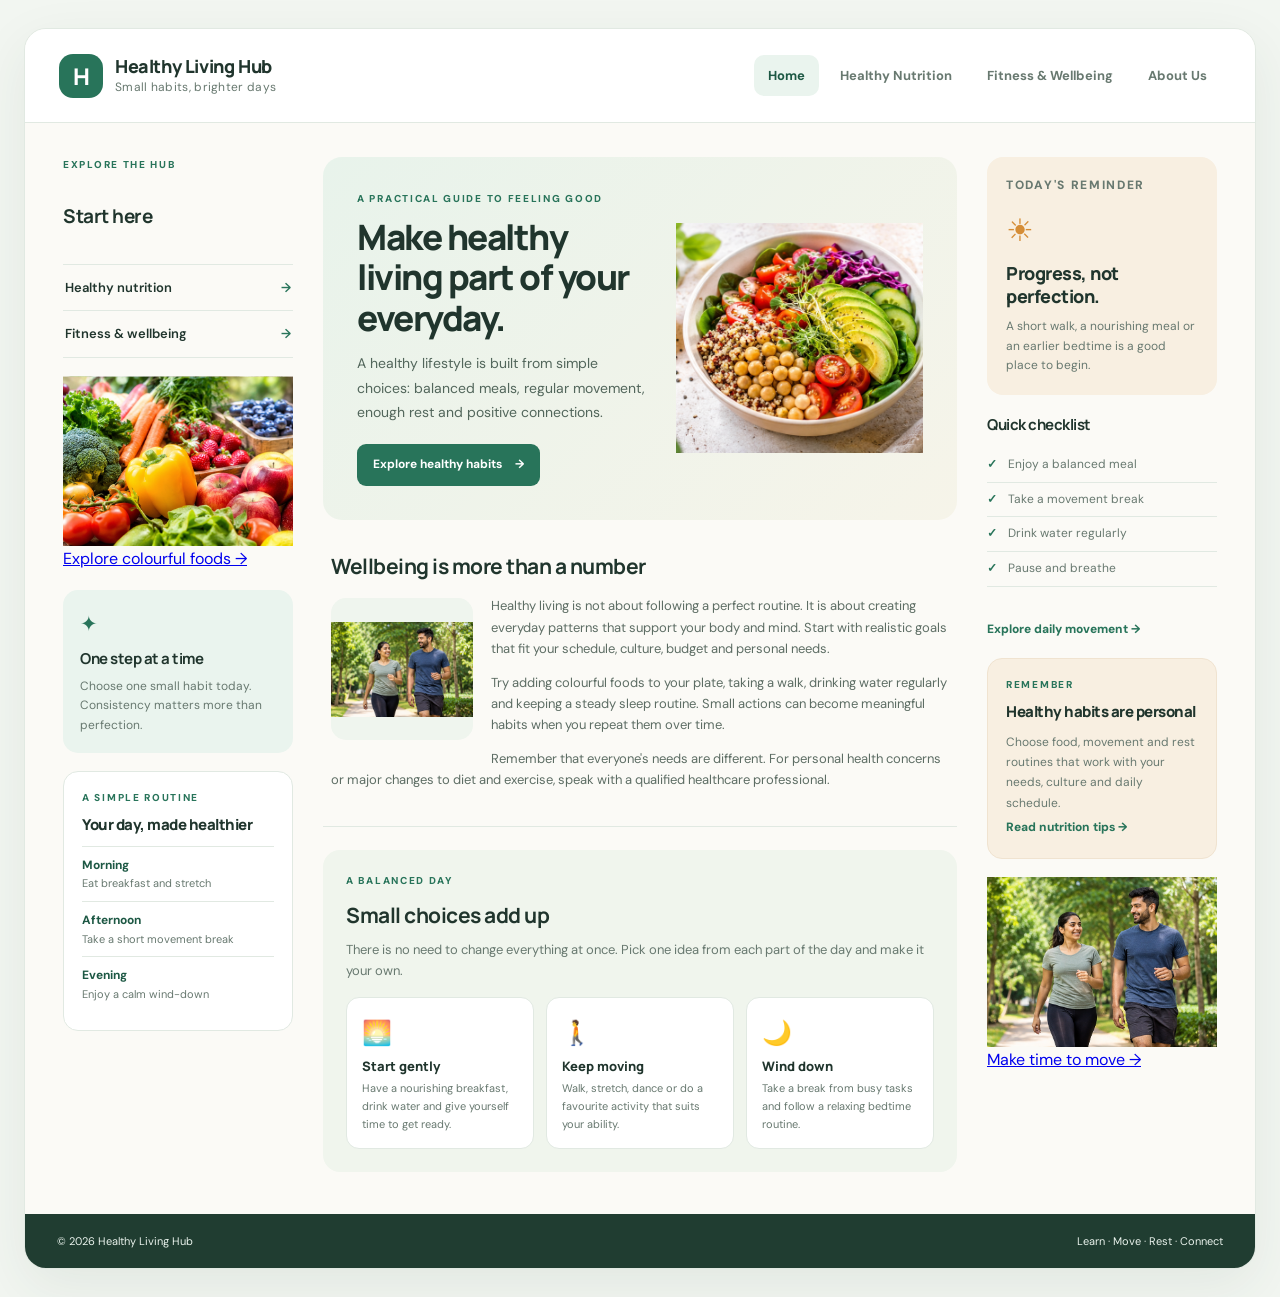
<file: index.html>
<!DOCTYPE html>
<html lang="en">
<head>
  <meta charset="UTF-8">
  <meta name="viewport" content="width=device-width, initial-scale=1.0">
  <meta name="description" content="Healthy Living Hub shares practical ideas for nutritious food, movement, rest and everyday wellbeing.">
  <title>Healthy Living Hub | Small habits, brighter days</title>
  <link rel="icon" type="image/png" href="images/letter-h.png">
  <link rel="stylesheet" href="styles/normalize.css">
  <link rel="stylesheet" href="styles/main.css">
  <script src="scripts.js" defer></script>
</head>
<body>
  <div class="site-shell">
    <header class="site-header">
      <a class="brand" href="index.html" aria-label="Healthy Living Hub home">
        <span class="brand-mark" aria-hidden="true">H</span>
        <span><strong>Healthy Living Hub</strong><small>Small habits, brighter days</small></span>
      </a>
      <button class="menu-toggle" type="button" aria-expanded="false" aria-controls="primary-nav">Menu <span aria-hidden="true">☰</span></button>
      <nav class="primary-nav" id="primary-nav" aria-label="Main navigation">
        <a class="active" href="index.html" aria-current="page">Home</a>
        <a href="nutrition.html">Healthy Nutrition</a>
        <a href="fitness.html">Fitness &amp; Wellbeing</a>
        <a href="content.html">About Us</a>
      </nav>
    </header>

    <div class="home-layout">
      <aside class="sidebar sidebar-left">
        <p class="eyebrow">Explore the hub</p>
        <h2>Start here</h2>
        <ul class="side-links">
          <li><a href="nutrition.html">Healthy nutrition <span>→</span></a></li>
          <li><a href="fitness.html">Fitness &amp; wellbeing <span>→</span></a></li>
        </ul>
        <a class="side-photo-link" href="nutrition.html">
          <img src="images/fresh-produce.png" alt="Fresh colourful fruits and vegetables">
          <span>Explore colourful foods →</span>
        </a>
        <div class="side-note">
          <span class="note-icon" aria-hidden="true">✦</span>
          <h3>One step at a time</h3>
          <p>Choose one small habit today. Consistency matters more than perfection.</p>
        </div>
        <div class="side-extra">
          <p class="eyebrow">A simple routine</p>
          <h3>Your day, made healthier</h3>
          <ul class="mini-timeline">
            <li><b>Morning</b><span>Eat breakfast and stretch</span></li>
            <li><b>Afternoon</b><span>Take a short movement break</span></li>
            <li><b>Evening</b><span>Enjoy a calm wind-down</span></li>
          </ul>
        </div>
      </aside>

      <main class="main-content">
        <section class="hero">
          <div class="hero-copy">
            <p class="eyebrow">A practical guide to feeling good</p>
            <h1>Make healthy living part of your everyday.</h1>
            <p class="lead">A healthy lifestyle is built from simple choices: balanced meals, regular movement, enough rest and positive connections.</p>
            <a class="button-link" href="nutrition.html">Explore healthy habits <span aria-hidden="true">→</span></a>
          </div>
          <img class="hero-art" src="images/healthy-bowl.png" alt="Illustration of a colourful balanced bowl with vegetables, grains and avocado">
        </section>

        <section class="intro-section">
          <h2>Wellbeing is more than a number</h2>
          <img class="float-image" src="images/walking.png" alt="Illustration of a person walking outdoors">
          <p>Healthy living is not about following a perfect routine. It is about creating everyday patterns that support your body and mind. Start with realistic goals that fit your schedule, culture, budget and personal needs.</p>
          <p>Try adding colourful foods to your plate, taking a walk, drinking water regularly and keeping a steady sleep routine. Small actions can become meaningful habits when you repeat them over time.</p>
          <p>Remember that everyone's needs are different. For personal health concerns or major changes to diet and exercise, speak with a qualified healthcare professional.</p>
        </section>

        <section class="daily-rhythm">
          <div><p class="eyebrow">A balanced day</p><h2>Small choices add up</h2><p>There is no need to change everything at once. Pick one idea from each part of the day and make it your own.</p></div>
          <div class="rhythm-grid">
            <article><span>🌅</span><h3>Start gently</h3><p>Have a nourishing breakfast, drink water and give yourself time to get ready.</p></article>
            <article><span>🚶</span><h3>Keep moving</h3><p>Walk, stretch, dance or do a favourite activity that suits your ability.</p></article>
            <article><span>🌙</span><h3>Wind down</h3><p>Take a break from busy tasks and follow a relaxing bedtime routine.</p></article>
          </div>
        </section>
       
        
      </main>

      <aside class="sidebar sidebar-right">
        <div class="daily-card">
          <p class="eyebrow">Today's reminder</p>
          <div class="sun-icon" aria-hidden="true">☀</div>
          <h2>Progress, not perfection.</h2>
          <p>A short walk, a nourishing meal or an earlier bedtime is a good place to begin.</p>
        </div>
        <div class="quick-list">
          <h3>Quick checklist</h3>
          <ul>
            <li>Enjoy a balanced meal</li>
            <li>Take a movement break</li>
            <li>Drink water regularly</li>
            <li>Pause and breathe</li>
          </ul>
        </div>
        <a class="text-link" href="fitness.html">Explore daily movement →</a>
        <div class="side-extra right-extra"><p class="eyebrow">Remember</p><h3>Healthy habits are personal</h3><p>Choose food, movement and rest routines that work with your needs, culture and daily schedule.</p><a class="text-link" href="nutrition.html">Read nutrition tips →</a></div>
        <a class="side-photo-link extra-photo" href="fitness.html"><img src="images/walking.png" alt="Walking outdoors"><span>Make time to move →</span></a>
      </aside>
    </div>

    <footer class="site-footer">
      <p>© 2026 Healthy Living Hub</p>
      <p>Learn · Move · Rest · Connect</p>
    </footer>
  </div>
</body>
</html>
</file>
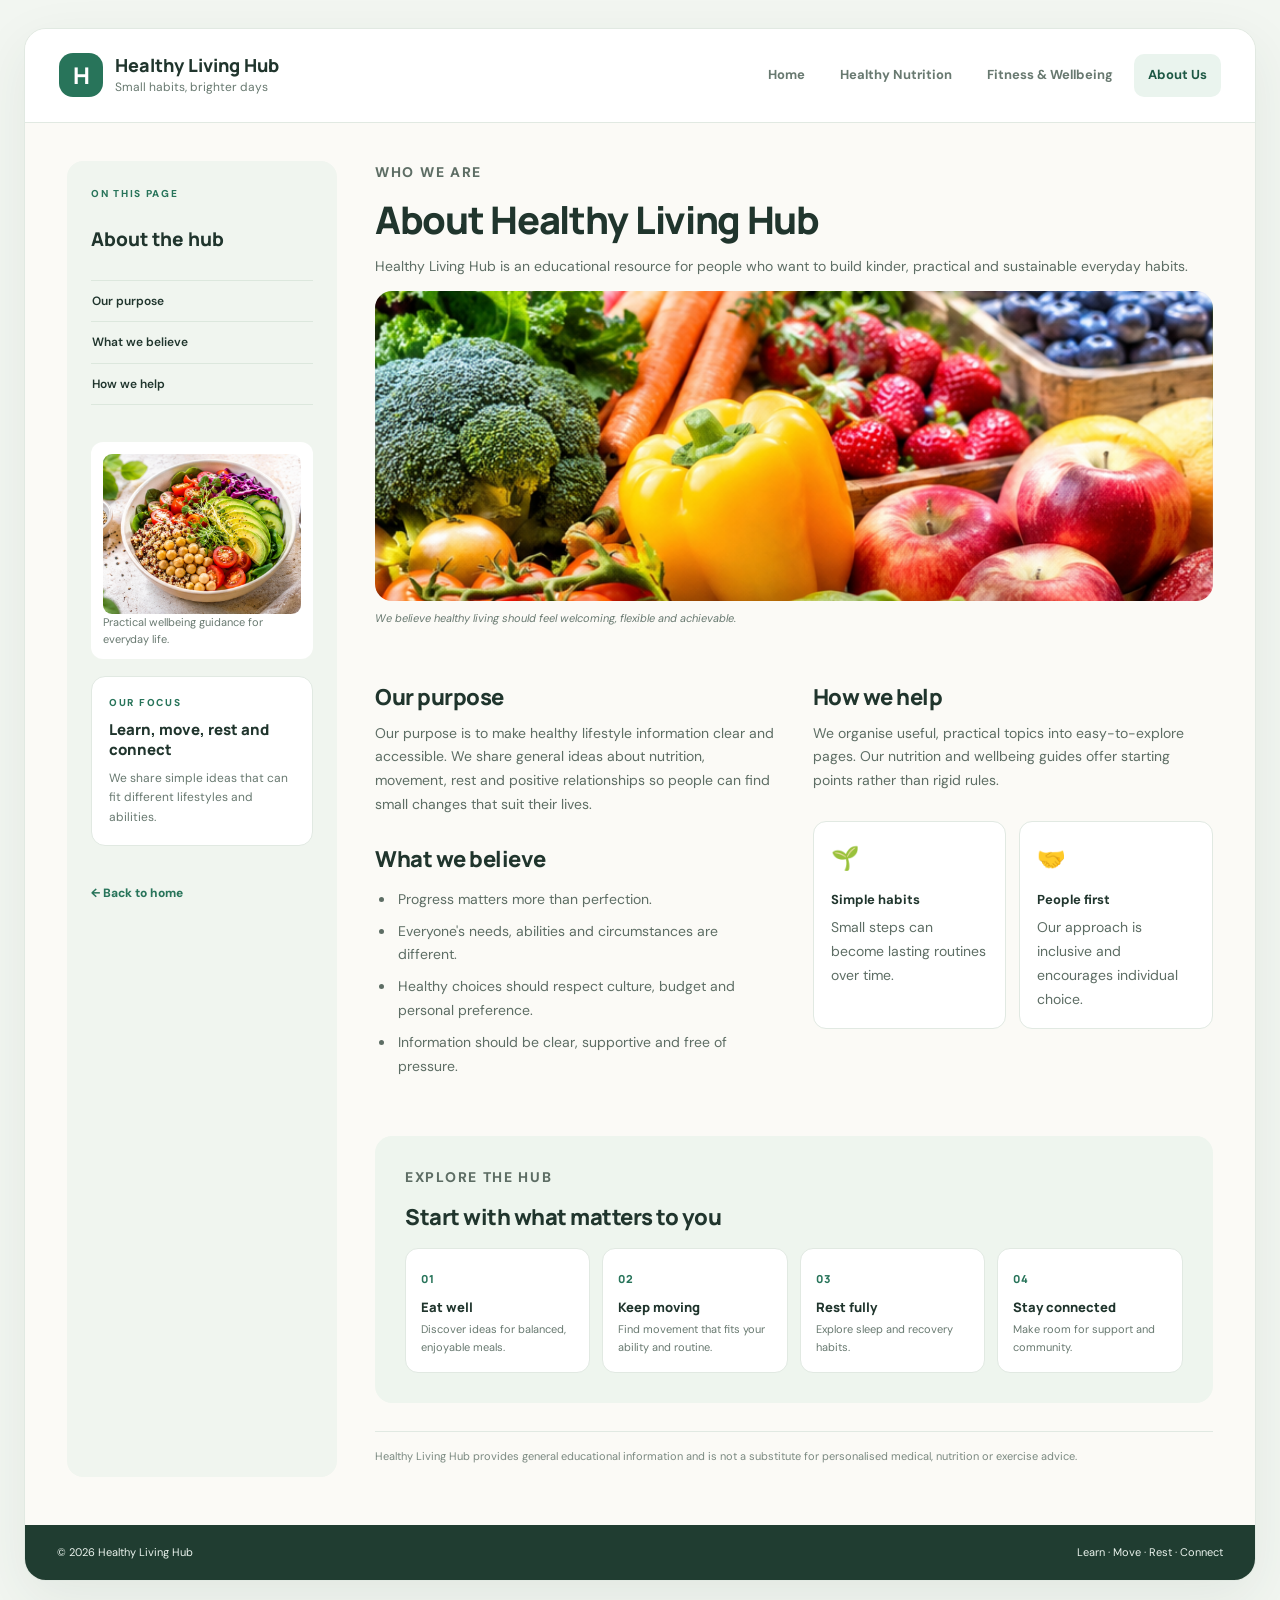
<file: content.html>
<!DOCTYPE html>
<html lang="en">
<head>
  <meta charset="UTF-8">
  <meta name="viewport" content="width=device-width, initial-scale=1.0">
  <meta name="description" content="Learn about Healthy Living Hub, our purpose and our approach to everyday wellbeing.">
  <title>About Us | Healthy Living Hub</title>
  <link rel="icon" type="image/png" href="images/letter-h.png">
  <link rel="stylesheet" href="styles/normalize.css">
  <link rel="stylesheet" href="styles/content.css">
  <script src="scripts.js" defer></script>
</head>
<body>
  <div class="site-shell">
    <header class="site-header">
      <a class="brand" href="index.html" aria-label="Healthy Living Hub home">
        <span class="brand-mark" aria-hidden="true">H</span>
        <span><strong>Healthy Living Hub</strong><small>Small habits, brighter days</small></span>
      </a>
      <button class="menu-toggle" type="button" aria-expanded="false" aria-controls="primary-nav">Menu <span aria-hidden="true">&#9776;</span></button>
      <nav class="primary-nav" id="primary-nav" aria-label="Main navigation">
        <a href="index.html">Home</a>
        <a href="nutrition.html">Healthy Nutrition</a>
        <a href="fitness.html">Fitness &amp; Wellbeing</a>
        <a class="active" href="content.html" aria-current="page">About Us</a>
      </nav>
    </header>

    <div class="content-layout">
      <aside class="content-aside">
        <p class="eyebrow">On this page</p>
        <h2>About the hub</h2>
        <ul class="side-links">
          <li><a href="#our-purpose">Our purpose</a></li>
          <li><a href="#our-values">What we believe</a></li>
          <li><a href="#our-approach">How we help</a></li>
        </ul>
        <div class="aside-image-card">
          <img src="images/healthy-bowl.png" alt="A colourful balanced bowl">
          <p>Practical wellbeing guidance for everyday life.</p>
        </div>
        <div class="side-extra">
          <p class="eyebrow">Our focus</p>
          <h3>Learn, move, rest and connect</h3>
          <p>We share simple ideas that can fit different lifestyles and abilities.</p>
        </div>
        <a class="back-home" href="index.html">&#8592; Back to home</a>
      </aside>

      <main class="article-content">
        <p class="eyebrow">Who we are</p>
        <h1>About Healthy Living Hub</h1>
        <p class="article-lead">Healthy Living Hub is an educational resource for people who want to build kinder, practical and sustainable everyday habits.</p>

        <figure class="feature-figure">
          <img src="images/fresh-produce.png" alt="Fresh colourful fruit and vegetables">
          <figcaption>We believe healthy living should feel welcoming, flexible and achievable.</figcaption>
        </figure>

        <div class="article-columns">
          <div>
            <section id="our-purpose">
              <h2>Our purpose</h2>
              <p>Our purpose is to make healthy lifestyle information clear and accessible. We share general ideas about nutrition, movement, rest and positive relationships so people can find small changes that suit their lives.</p>
            </section>

            <section id="our-values">
              <h2>What we believe</h2>
              <ul class="article-bullets">
                <li>Progress matters more than perfection.</li>
                <li>Everyone's needs, abilities and circumstances are different.</li>
                <li>Healthy choices should respect culture, budget and personal preference.</li>
                <li>Information should be clear, supportive and free of pressure.</li>
              </ul>
            </section>
          </div>
          <div>
            <section id="our-approach">
              <h2>How we help</h2>
              <p>We organise useful, practical topics into easy-to-explore pages. Our nutrition and wellbeing guides offer starting points rather than rigid rules.</p>
              <div class="tip-grid">
                <div class="tip-card">
                  <span aria-hidden="true">&#127793;</span>
                  <strong>Simple habits</strong>
                  <p>Small steps can become lasting routines over time.</p>
                </div>
                <div class="tip-card">
                  <span aria-hidden="true">&#129309;</span>
                  <strong>People first</strong>
                  <p>Our approach is inclusive and encourages individual choice.</p>
                </div>
              </div>
            </section>
          </div>
        </div>

        <section class="extra-learning">
          <p class="eyebrow">Explore the hub</p>
          <h2>Start with what matters to you</h2>
          <div class="meal-steps">
            <article><span>01</span><h3>Eat well</h3><p>Discover ideas for balanced, enjoyable meals.</p></article>
            <article><span>02</span><h3>Keep moving</h3><p>Find movement that fits your ability and routine.</p></article>
            <article><span>03</span><h3>Rest fully</h3><p>Explore sleep and recovery habits.</p></article>
            <article><span>04</span><h3>Stay connected</h3><p>Make room for support and community.</p></article>
          </div>
        </section>

        <p class="small-print">Healthy Living Hub provides general educational information and is not a substitute for personalised medical, nutrition or exercise advice.</p>
      </main>
    </div>

    <footer class="site-footer">
      <p>&copy; 2026 Healthy Living Hub</p>
      <p>Learn &#183; Move &#183; Rest &#183; Connect</p>
    </footer>
  </div>
</body>
</html>
</file>
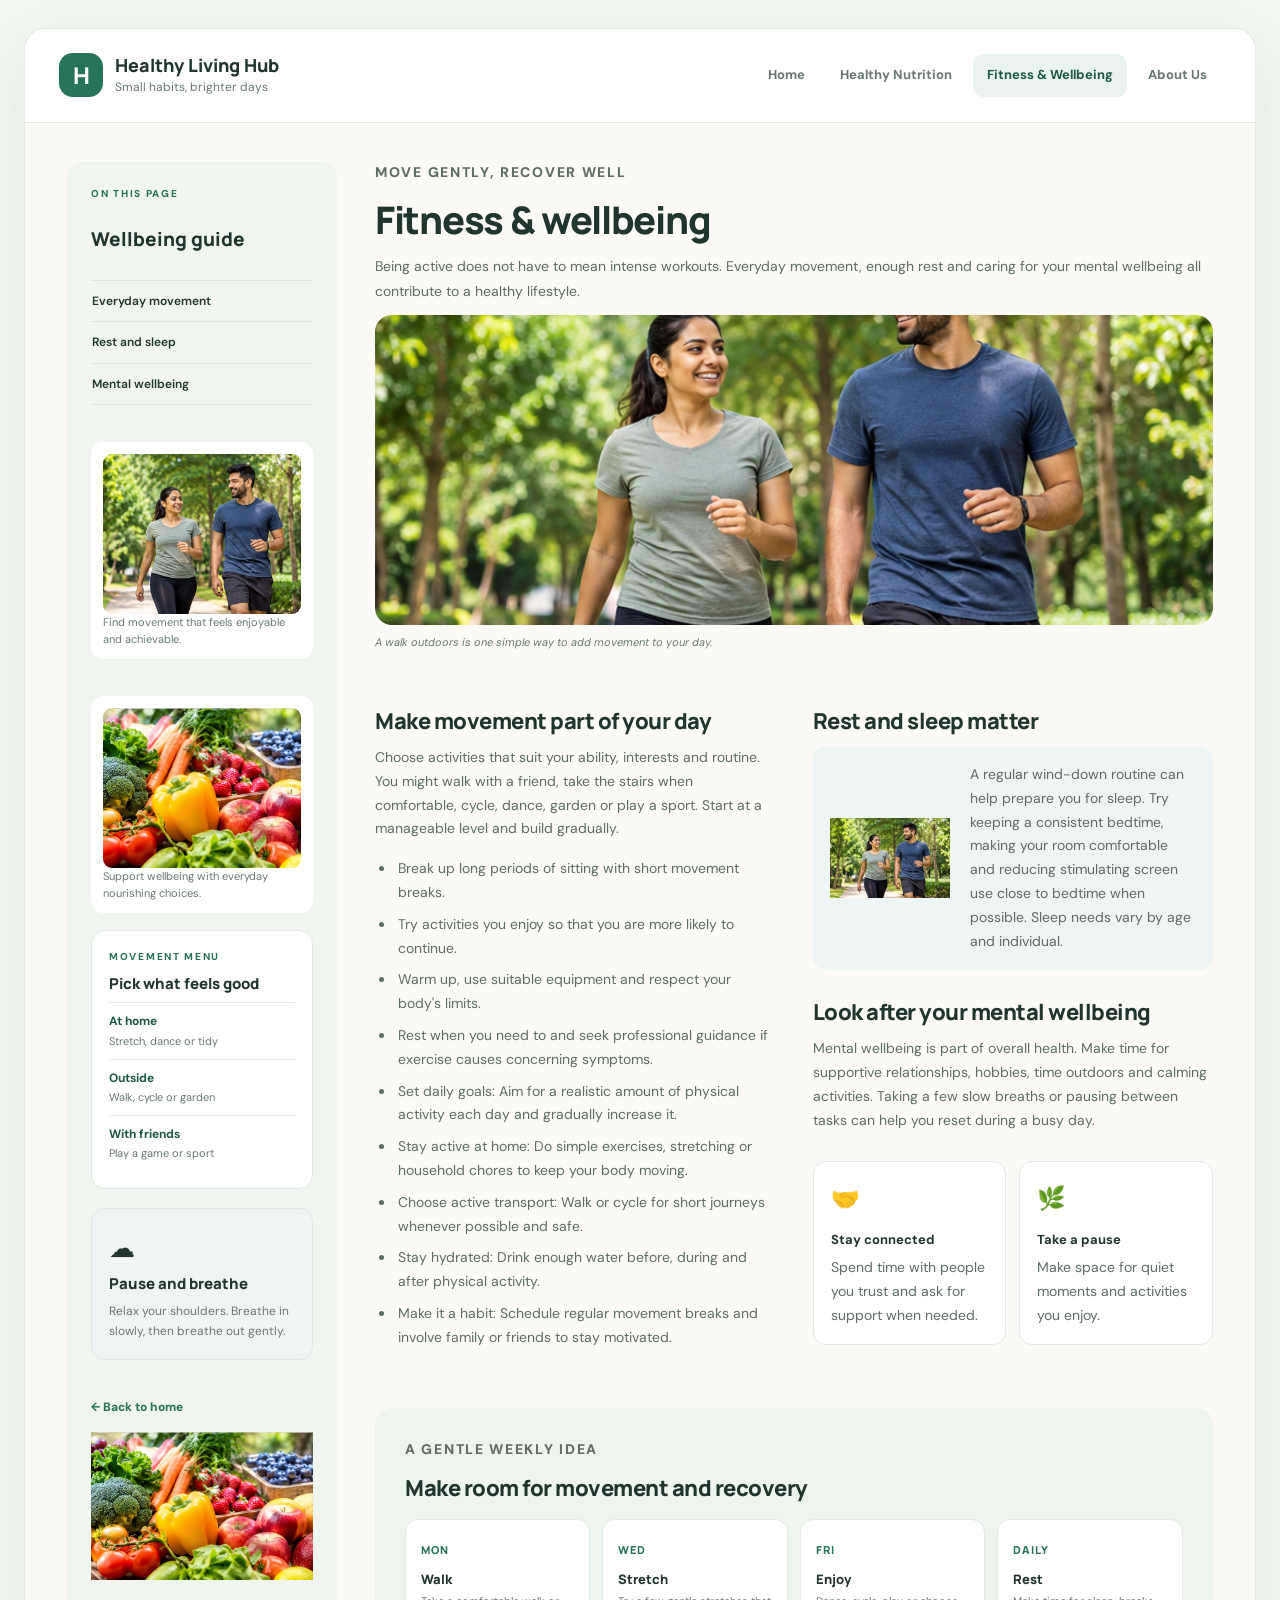
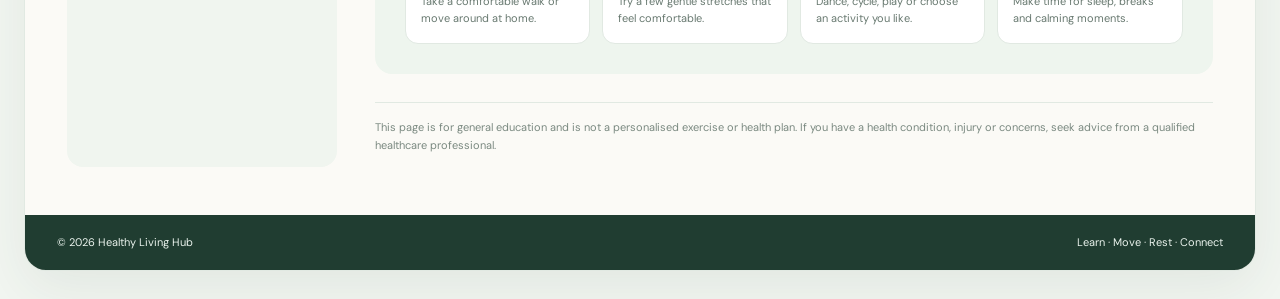
<file: fitness.html>
<!DOCTYPE html>
<html lang="en">
<head>
  <meta charset="UTF-8">
  <meta name="viewport" content="width=device-width, initial-scale=1.0">
  <meta name="description" content="Explore enjoyable movement, recovery, sleep and everyday mental wellbeing.">
  <title>Fitness &amp; Wellbeing | Healthy Living Hub</title>
  <link rel="icon" type="image/png" href="images/letter-h.png">
  <link rel="stylesheet" href="styles/normalize.css">
  <link rel="stylesheet" href="styles/content.css">
  <script src="scripts.js" defer></script>
</head>
<body>
  <div class="site-shell">
    <header class="site-header">
      <a class="brand" href="index.html" aria-label="Healthy Living Hub home">
        <span class="brand-mark" aria-hidden="true">H</span>
        <span><strong>Healthy Living Hub</strong><small>Small habits, brighter days</small></span>
      </a>
      <button class="menu-toggle" type="button" aria-expanded="false" aria-controls="primary-nav">Menu <span aria-hidden="true">☰</span></button>
      <nav class="primary-nav" id="primary-nav" aria-label="Main navigation">
        <a href="index.html">Home</a>
        <a href="nutrition.html">Healthy Nutrition</a>
        <a class="active" href="fitness.html" aria-current="page">Fitness &amp; Wellbeing</a>
        <a href="content.html">About Us</a>
      </nav>
    </header>

    <div class="content-layout">
      <aside class="content-aside">
        <p class="eyebrow">On this page</p>
        <h2>Wellbeing guide</h2>
        <ul class="side-links">
          <li><a href="#movement">Everyday movement</a></li>
          <li><a href="#rest">Rest and sleep</a></li>
          <li><a href="#mind">Mental wellbeing</a></li>
        </ul>
        <div class="aside-image-card">
          <a href="#movement"><img src="images/walking.png" alt="Two people walking together in a green park"></a>
          <p>Find movement that feels enjoyable and achievable.</p>
        </div>
        <div class="aside-image-card">
          <a href="#mind"><img src="images/fresh-produce.png" alt="Fresh colourful fruit and vegetables"></a>
          <p>Support wellbeing with everyday nourishing choices.</p>
        </div>
        <div class="side-extra"><p class="eyebrow">Movement menu</p><h3>Pick what feels good</h3><ul class="mini-timeline"><li><b>At home</b><span>Stretch, dance or tidy</span></li><li><b>Outside</b><span>Walk, cycle or garden</span></li><li><b>With friends</b><span>Play a game or sport</span></li></ul></div>
        <div class="side-extra calm-card"><span class="calm-icon">☁</span><h3>Pause and breathe</h3><p>Relax your shoulders. Breathe in slowly, then breathe out gently.</p></div>
        <a class="back-home" href="index.html">← Back to home</a>
         
        <img src="images/fresh-produce.png" alt="Fresh colourful fruits and vegetables">
 
      </aside>

      <main class="article-content">
        <p class="eyebrow">Move gently, recover well</p>
        <h1>Fitness &amp; wellbeing</h1>
        <p class="article-lead">Being active does not have to mean intense workouts. Everyday movement, enough rest and caring for your mental wellbeing all contribute to a healthy lifestyle.</p>
        <figure class="feature-figure">
          <img src="images/walking.png" alt="Person enjoying a walk in a green outdoor space">
          <figcaption>A walk outdoors is one simple way to add movement to your day.</figcaption>
        </figure>

        <div class="article-columns">
          <div>
        <section id="movement">
          <h2>Make movement part of your day</h2>
          <p>Choose activities that suit your ability, interests and routine. You might walk with a friend, take the stairs when comfortable, cycle, dance, garden or play a sport. Start at a manageable level and build gradually.</p>
          <ul class="article-bullets">
            <li>Break up long periods of sitting with short movement breaks.</li>
            <li>Try activities you enjoy so that you are more likely to continue.</li>
            <li>Warm up, use suitable equipment and respect your body's limits.</li>
            <li>Rest when you need to and seek professional guidance if exercise causes concerning symptoms.</li>
            <li>Set daily goals: Aim for a realistic amount of physical activity each day and gradually increase it.</li>
            <li>Stay active at home: Do simple exercises, stretching or household chores to keep your body moving.</li>
            <li>Choose active transport: Walk or cycle for short journeys whenever possible and safe.</li>
            <li>Stay hydrated: Drink enough water before, during and after physical activity.</li>
            <li>Make it a habit: Schedule regular movement breaks and involve family or friends to stay motivated.</li>

          </ul>
        </section>

          </div>
          <div>
        <section id="rest">
          <h2>Rest and sleep matter</h2>
          <div class="hydration-row">
            <img src="images/walking.png" alt="Illustration of a moon and stars representing restful sleep">
            <p>A regular wind-down routine can help prepare you for sleep. Try keeping a consistent bedtime, making your room comfortable and reducing stimulating screen use close to bedtime when possible. Sleep needs vary by age and individual.</p>
          </div>
        </section>

        <section id="mind">
          <h2>Look after your mental wellbeing</h2>
          <p>Mental wellbeing is part of overall health. Make time for supportive relationships, hobbies, time outdoors and calming activities. Taking a few slow breaths or pausing between tasks can help you reset during a busy day.</p>
          <div class="tip-grid">
            <div class="tip-card"><span aria-hidden="true">🤝</span><strong>Stay connected</strong><p>Spend time with people you trust and ask for support when needed.</p></div>
            <div class="tip-card"><span aria-hidden="true">🌿</span><strong>Take a pause</strong><p>Make space for quiet moments and activities you enjoy.</p></div>
          </div>
        </section>
          </div>
        </div>
        <section class="extra-learning"><p class="eyebrow">A gentle weekly idea</p><h2>Make room for movement and recovery</h2><div class="meal-steps"><article><span>MON</span><h3>Walk</h3><p>Take a comfortable walk or move around at home.</p></article><article><span>WED</span><h3>Stretch</h3><p>Try a few gentle stretches that feel comfortable.</p></article><article><span>FRI</span><h3>Enjoy</h3><p>Dance, cycle, play or choose an activity you like.</p></article><article><span>DAILY</span><h3>Rest</h3><p>Make time for sleep, breaks and calming moments.</p></article></div></section>
        <p class="small-print">This page is for general education and is not a personalised exercise or health plan. If you have a health condition, injury or concerns, seek advice from a qualified healthcare professional.</p>
      </main>
    </div>
    

    <footer class="site-footer">
      <p>© 2026 Healthy Living Hub</p>
      <p>Learn · Move · Rest · Connect</p>
    </footer>
  </div>
</body>
</html>
</file>
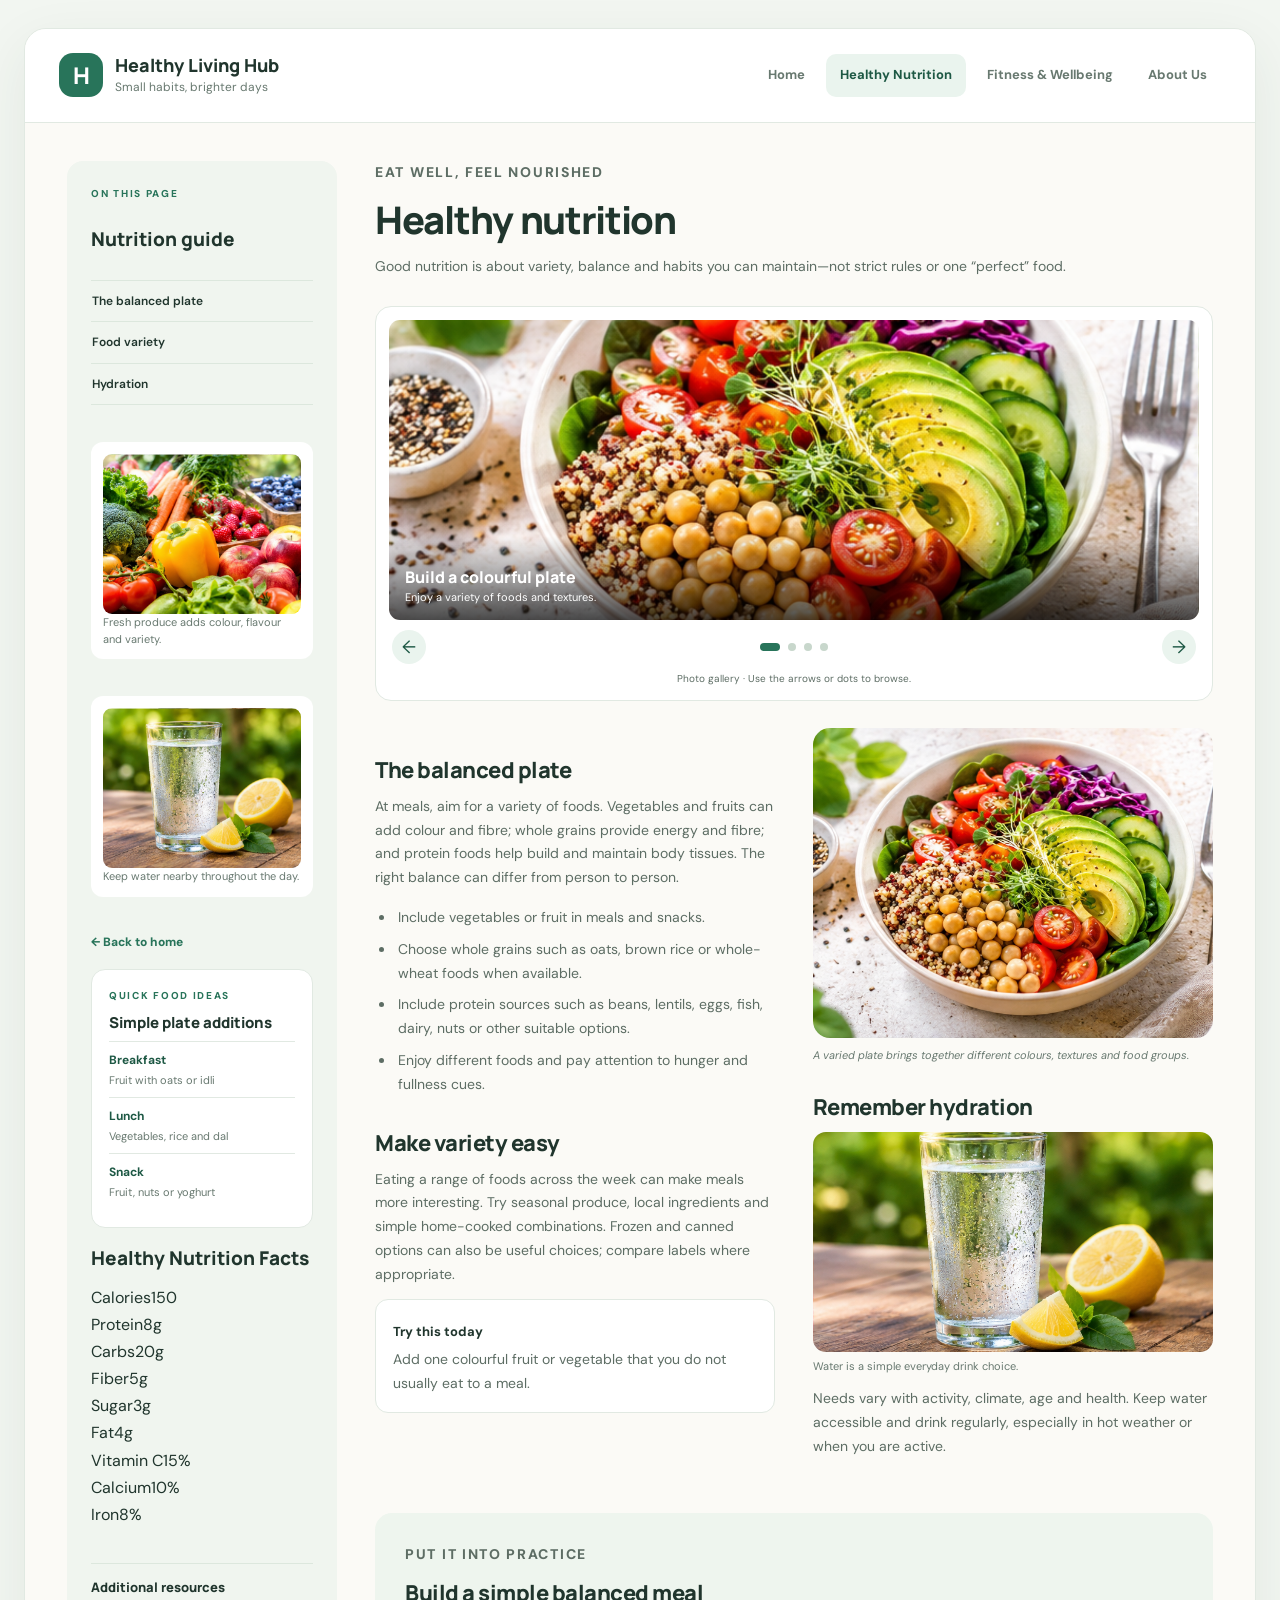
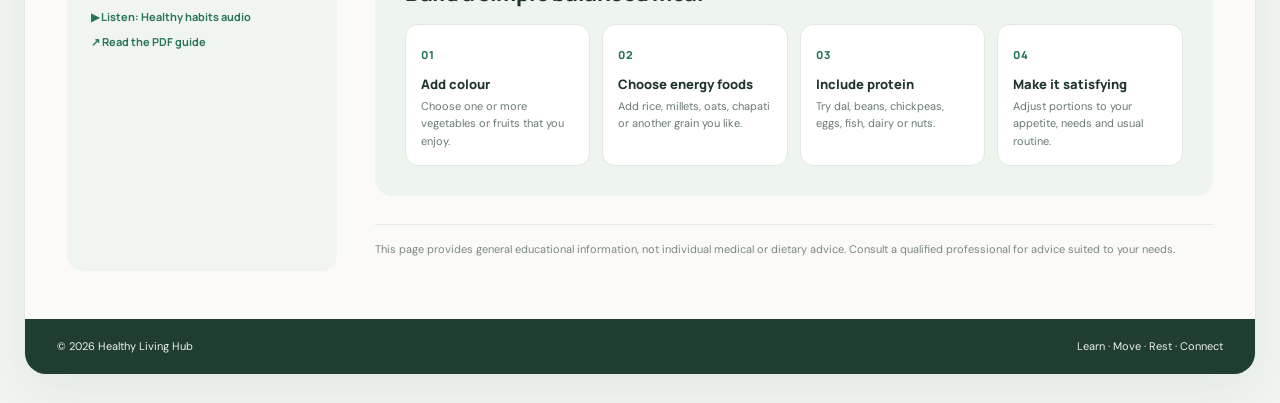
<file: nutrition.html>
<!DOCTYPE html>
<html lang="en">
<head>
  <meta charset="UTF-8">
  <meta name="viewport" content="width=device-width, initial-scale=1.0">
  <meta name="description" content="Simple ideas for balanced meals, colourful plates and mindful hydration.">
  <title>Healthy Nutrition | Healthy Living Hub</title>
  <link rel="icon" type="image/png" href="images/letter-h.png">
  <link rel="stylesheet" href="styles/normalize.css">
  <link rel="stylesheet" href="styles/content.css">
  <script src="scripts.js" defer></script>
</head>
<body>
  <div class="site-shell">
    <header class="site-header">
      <a class="brand" href="index.html" aria-label="Healthy Living Hub home">
        <span class="brand-mark" aria-hidden="true">H</span>
        <span><strong>Healthy Living Hub</strong><small>Small habits, brighter days</small></span>
      </a>
      <button class="menu-toggle" type="button" aria-expanded="false" aria-controls="primary-nav">Menu <span aria-hidden="true">☰</span></button>
      <nav class="primary-nav" id="primary-nav" aria-label="Main navigation">
        <a href="index.html">Home</a>
        <a class="active" href="nutrition.html" aria-current="page">Healthy Nutrition</a>
        <a href="fitness.html">Fitness &amp; Wellbeing</a>
        <a href="content.html">About Us</a>
      </nav>
    </header>

    <div class="content-layout">
      <aside class="content-aside">
        <p class="eyebrow">On this page</p>
        <h2>Nutrition guide</h2>
        <ul class="side-links">
          <li><a href="#balanced-plate">The balanced plate</a></li>
          <li><a href="#food-variety">Food variety</a></li>
          <li><a href="#hydration">Hydration</a></li>
        </ul>
        <div class="aside-image-card">
          <a href="#food-variety"><img src="images/fresh-produce.png" alt="Fresh fruit and vegetables"></a>
          <p>Fresh produce adds colour, flavour and variety.</p>
        </div>
        <div class="aside-image-card">
          <a href="#hydration"><img src="images/hydration.png" alt="Glass of water with lemon"></a>
          <p>Keep water nearby throughout the day.</p>
        </div>
        <a class="back-home" href="index.html">← Back to home</a>
        <div class="side-extra">
          <p class="eyebrow">Quick food ideas</p><h3>Simple plate additions</h3>
          <ul class="mini-timeline"><li><b>Breakfast</b><span>Fruit with oats or idli</span></li><li><b>Lunch</b><span>Vegetables, rice and dal</span></li><li><b>Snack</b><span>Fruit, nuts or yoghurt</span></li></ul>
        </div>


<div class="nutrition-label">
  <div class="title"><h2>Healthy Nutrition Facts</h2></div>
  <div class="item"><span>Calories</span><span class="bold">150</span></div>
  <div class="item"><span>Protein</span><span>8g</span></div>
  <div class="item"><span>Carbs</span><span>20g</span></div>
  <div class="item"><span>Fiber</span><span>5g</span></div>
  <div class="item"><span>Sugar</span><span>3g</span></div>
  <div class="item"><span>Fat</span><span>4g</span></div>
  <div class="item"><span>Vitamin C</span><span>15%</span></div>
  <div class="item"><span>Calcium</span><span>10%</span></div>
  <div class="item"><span>Iron</span><span>8%</span></div>
</div>

        <div class="resource-links">
          <h3>Additional resources</h3>
         
         <h2> <a href="audio/healthy-habits.mp3">▶ Listen: Healthy habits audio</a>
          <a href="documents/healthy-lifestyle-guide.pdf" target="_blank" rel="noopener">↗ Read the PDF guide</a></h2>


        </div>
      </aside>

      <main class="article-content">
        <p class="eyebrow">Eat well, feel nourished</p>
        <h1>Healthy nutrition</h1>
        <p class="article-lead">Good nutrition is about variety, balance and habits you can maintain—not strict rules or one “perfect” food.</p>

        <section class="photo-carousel" aria-label="Healthy food photo carousel">
          <div class="carousel-frame">
            <img class="carousel-image" src="images/healthy-bowl.png" alt="A colourful balanced salad bowl">
            <div class="carousel-caption"><strong class="carousel-title">Build a colourful plate</strong><span class="carousel-description">Enjoy a variety of foods and textures.</span></div>
          </div>
          <div class="carousel-controls">
            <button type="button" class="carousel-prev" aria-label="Previous photo">←</button>
            <div class="carousel-dots" aria-label="Choose a photo">
              <button type="button" class="carousel-dot active" aria-label="Photo 1" aria-current="true"></button>
              <button type="button" class="carousel-dot" aria-label="Photo 2"></button>
              <button type="button" class="carousel-dot" aria-label="Photo 3"></button>
              <button type="button" class="carousel-dot" aria-label="Photo 4"></button>
            </div>
            <button type="button" class="carousel-next" aria-label="Next photo">→</button>
          </div>
          <p class="carousel-help">Photo gallery · Use the arrows or dots to browse.</p>
        </section>

        <div class="article-columns">
          <div>
            <section id="balanced-plate">
              <h2>The balanced plate</h2>
              <p>At meals, aim for a variety of foods. Vegetables and fruits can add colour and fibre; whole grains provide energy and fibre; and protein foods help build and maintain body tissues. The right balance can differ from person to person.</p>
              <ul class="article-bullets">
                <li>Include vegetables or fruit in meals and snacks.</li>
                <li>Choose whole grains such as oats, brown rice or whole-wheat foods when available.</li>
                <li>Include protein sources such as beans, lentils, eggs, fish, dairy, nuts or other suitable options.</li>
                <li>Enjoy different foods and pay attention to hunger and fullness cues.</li>
              </ul>
            </section>
            <section id="food-variety">
              <h2>Make variety easy</h2>
              <p>Eating a range of foods across the week can make meals more interesting. Try seasonal produce, local ingredients and simple home-cooked combinations. Frozen and canned options can also be useful choices; compare labels where appropriate.</p>
              <div class="tip-card"><strong>Try this today</strong><p>Add one colourful fruit or vegetable that you do not usually eat to a meal.</p></div>
            </section>
          </div>
          <div>
            <figure class="feature-figure">
              <img src="images/healthy-bowl.png" alt="Photograph of a colourful salad bowl with vegetables and grains">
              <figcaption>A varied plate brings together different colours, textures and food groups.</figcaption>
            </figure>
            <section id="hydration">
              <h2>Remember hydration</h2>
              <figure class="inline-figure">
                <img src="images/hydration.png" alt="Photograph of a glass of water with lemon">
                <figcaption>Water is a simple everyday drink choice.</figcaption>
              </figure>
              <p>Needs vary with activity, climate, age and health. Keep water accessible and drink regularly, especially in hot weather or when you are active.</p>
            </section>
         
          </div>
        </div>
        <section class="extra-learning">
          <p class="eyebrow">Put it into practice</p><h2>Build a simple balanced meal</h2>
          <div class="meal-steps"><article><span>01</span><h3>Add colour</h3><p>Choose one or more vegetables or fruits that you enjoy.</p></article><article><span>02</span><h3>Choose energy foods</h3><p>Add rice, millets, oats, chapati or another grain you like.</p></article><article><span>03</span><h3>Include protein</h3><p>Try dal, beans, chickpeas, eggs, fish, dairy or nuts.</p></article><article><span>04</span><h3>Make it satisfying</h3><p>Adjust portions to your appetite, needs and usual routine.</p></article></div>
        </section>
        <p class="small-print">This page provides general educational information, not individual medical or dietary advice. Consult a qualified professional for advice suited to your needs.</p>
      </main>
    </div>
    

    <footer class="site-footer">
      <p>© 2026 Healthy Living Hub</p>
      <p>Learn · Move · Rest · Connect</p>
    </footer>
  </div>
</body>
</html>
</file>
<file: styles/main.css>
@import url('https://fonts.googleapis.com/css2?family=DM+Sans:wght@400;500;600;700&family=Manrope:wght@500;600;700;800&display=swap');

:root {
  --ink: #20352d;
  --muted: #687970;
  --green: #28745a;
  --green-dark: #1d5844;
  --mint: #eaf4ee;
  --cream: #fbfaf6;
  --line: #e1e9e2;
  --orange: #e9a65b;
}
* { box-sizing: border-box; }
body { background: #f2f6f1; color: var(--ink); font-family: "DM Sans", Arial, sans-serif; line-height: 1.65; }
.site-shell { width: 1180px; max-width: calc(100% - 40px); margin: 28px auto; background: var(--cream); border: 1px solid var(--line); border-radius: 22px; overflow: hidden; box-shadow: 0 18px 55px rgba(35, 70, 51, .08); }
.site-header { min-height: 94px; padding: 20px 34px; display: flex; align-items: center; justify-content: space-between; gap: 24px; background: #fff; border-bottom: 1px solid var(--line); }
.brand { display: flex; align-items: center; gap: 12px; text-decoration: none; color: var(--ink); }
.brand-mark { display: grid; place-items: center; width: 44px; height: 44px; border-radius: 14px; color: white; background: var(--green); font: 800 23px Manrope, sans-serif; }
.brand strong { display: block; font: 800 18px Manrope, sans-serif; letter-spacing: -.4px; }
.brand small { display: block; color: var(--muted); font-size: 12px; letter-spacing: .3px; }
.primary-nav { display: flex; gap: 7px; align-items: center; }
.primary-nav a { color: var(--muted); text-decoration: none; padding: 10px 14px; border-radius: 10px; font-size: 13px; font-weight: 700; }
.primary-nav a:hover, .primary-nav a.active { color: var(--green-dark); background: var(--mint); }
.menu-toggle { display: none; border: 1px solid var(--line); background: white; border-radius: 9px; padding: 8px 12px; color: var(--ink); font-weight: 700; }
.home-layout { display: grid; grid-template-columns: 205px minmax(0, 1fr) 205px; gap: 28px; padding: 30px; align-items: start; }
.sidebar { min-width: 0; }
.eyebrow { color: var(--green); font-size: 10px; font-weight: 800; letter-spacing: 1.7px; text-transform: uppercase; margin-bottom: 9px; }
.sidebar h2, .sidebar h3, .main-content h2 { font-family: Manrope, sans-serif; letter-spacing: -.5px; }
.sidebar h2 { font-size: 19px; margin-bottom: 14px; }
.side-links { list-style: none; border-top: 1px solid var(--line); }
.side-links li { border-bottom: 1px solid var(--line); }
.side-links a { display: flex; justify-content: space-between; gap: 8px; padding: 12px 2px; color: var(--ink); font-size: 13px; font-weight: 600; text-decoration: none; }
.side-links a:hover { color: var(--green); }
.side-links span { color: var(--green); }
.side-note { margin-top: 26px; padding: 17px; border-radius: 15px; background: var(--mint); }
.note-icon { color: var(--green); font-size: 21px; }
.side-note h3 { font-size: 15px; margin: 5px 0; }
.side-note p, .daily-card p, .quick-list li { color: var(--muted); font-size: 12px; line-height: 1.65; }
.main-content { min-width: 0; }
.hero { display: grid; grid-template-columns: 1.08fr .92fr; align-items: center; gap: 16px; padding: 27px; border-radius: 19px; background: linear-gradient(135deg, #e8f3eb, #f6f4e9); }
.hero h1 { max-width: 440px; font: 800 35px/1.16 Manrope, sans-serif; letter-spacing: -1.5px; margin-bottom: 13px; }
.lead { color: #52665b; font-size: 14px; line-height: 1.75; margin-bottom: 19px; }
.hero-art { width: 100%; max-height: 230px; object-fit: contain; }
.button-link { display: inline-flex; gap: 13px; align-items: center; padding: 11px 16px; border-radius: 9px; background: var(--green); color: white; font-size: 12px; font-weight: 700; text-decoration: none; }
.button-link:hover { background: var(--green-dark); }
.intro-section { padding: 29px 3px 23px; border-bottom: 1px solid var(--line); }
.main-content h2 { font-size: 21px; margin-bottom: 12px; }
.intro-section p { color: #5d6d64; font-size: 13px; margin: 0 0 12px; }
.float-image { float: left; width: 142px; height: 142px; object-fit: contain; margin: 3px 18px 10px 0; border-radius: 15px; background: #eff5ee; }
.intro-section::after { content: ""; display: block; clear: both; }
.habit-section { padding: 25px 3px 5px; }
.section-heading h2 { margin-bottom: 15px; }
.habit-list { list-style: none; display: grid; gap: 12px; }
.habit-list li { display: flex; align-items: flex-start; gap: 13px; padding: 12px; border: 1px solid var(--line); border-radius: 12px; background: white; }
.habit-list li > span { color: var(--green); font: 800 13px Manrope, sans-serif; padding-top: 2px; }
.habit-list strong { font-size: 13px; }
.habit-list p { color: var(--muted); font-size: 12px; margin-top: 2px; }
.daily-card { padding: 19px; border-radius: 16px; background: #f8efe1; }
.sun-icon { color: #d58d37; font-size: 31px; margin: 6px 0; }
.daily-card h2 { font: 800 18px/1.3 Manrope, sans-serif; margin-bottom: 8px; }
.quick-list { margin: 25px 0 15px; }
.quick-list h3 { font-size: 15px; margin-bottom: 10px; }
.quick-list ul { list-style: none; }
.quick-list li { padding: 7px 0 7px 21px; position: relative; border-bottom: 1px solid var(--line); }
.quick-list li::before { content: "✓"; position: absolute; left: 0; color: var(--green); font-weight: 800; }
.text-link { color: var(--green); font-size: 12px; font-weight: 800; text-decoration: none; }
.site-footer { display: flex; justify-content: space-between; gap: 15px; padding: 18px 32px; background: #203d31; color: #eaf3ed; font-size: 11px; }
@media (max-width: 980px) {
  .home-layout { grid-template-columns: 180px minmax(0, 1fr); }
  .sidebar-right { grid-column: 2; display: grid; grid-template-columns: 1fr 1fr; gap: 18px; }
  .quick-list { margin: 0; }
  .text-link { grid-column: 1 / -1; }
  .hero { grid-template-columns: 1fr .7fr; }
  .hero h1 { font-size: 30px; }
}
@media (max-width: 700px) {
  .site-shell { max-width: calc(100% - 20px); margin: 10px auto; border-radius: 15px; }
  .site-header { padding: 15px 17px; flex-wrap: wrap; }
  .menu-toggle { display: block; }
  .primary-nav { display: none; flex-basis: 100%; flex-direction: column; align-items: stretch; }
  .primary-nav.is-open { display: flex; }
  .primary-nav a { padding: 10px 12px; }
  .home-layout { display: flex; flex-direction: column; padding: 18px; gap: 22px; }
  .main-content { order: 1; width: 100%; }
  .sidebar-left { order: 2; width: 100%; }
  .sidebar-right { order: 3; width: 100%; display: grid; grid-template-columns: 1fr; }
  .hero { grid-template-columns: 1fr; padding: 21px; }
  .hero h1 { font-size: 30px; }
  .hero-art { max-height: 190px; }
  .site-footer { padding: 16px 18px; flex-direction: column; }
}
@media (max-width: 420px) {
  .brand strong { font-size: 15px; }
  .brand small { font-size: 10px; }
  .brand-mark { width: 39px; height: 39px; }
  .hero h1 { font-size: 27px; }
  .float-image { width: 112px; height: 112px; margin-right: 12px; }
}

/* Wider desktop layout: use the available left and right space comfortably. */
@media (min-width: 981px) {
  .site-shell { width: 1440px; max-width: calc(100% - 48px); }
  .home-layout { grid-template-columns: minmax(245px, 1fr) minmax(0, 2.8fr) minmax(245px, 1fr); gap: 34px; padding: 38px 42px; }
  .sidebar-left, .sidebar-right { width: 100%; }
  .hero { gap: 28px; padding: 34px; }
  .hero h1 { max-width: 560px; }
  .intro-section, .habit-section { padding-left: 8px; padding-right: 8px; }
}

/* Filled side columns and practical learning panels */
.home-layout { align-items: stretch; }
.sidebar-left, .sidebar-right { display:flex; flex-direction:column; gap:18px; }
.side-extra { padding:18px; border:1px solid var(--line); border-radius:15px; background:#fff; }
.side-extra h3 { font:800 15px/1.35 Manrope,sans-serif; margin:4px 0 9px; }
.side-extra p:not(.eyebrow) { color:var(--muted); font-size:12px; line-height:1.7; }
.mini-timeline { list-style:none; margin:10px 0 0; padding:0; }
.mini-timeline li { padding:9px 0; border-top:1px solid var(--line); }
.mini-timeline b,.mini-timeline span { display:block; }
.mini-timeline b { color:var(--green-dark); font-size:12px; }
.mini-timeline span { color:var(--muted); font-size:11px; line-height:1.5; }
.extra-photo img { height:150px; }
.daily-rhythm { margin:23px 0 8px; padding:23px; border-radius:17px; background:#f0f5ed; }
.daily-rhythm h2 { margin-bottom:6px; }
.daily-rhythm > div:first-child p:not(.eyebrow) { color:var(--muted); font-size:13px; }
.rhythm-grid { display:grid; grid-template-columns:repeat(3,1fr); gap:12px; margin-top:15px; }
.rhythm-grid article { padding:15px; border-radius:13px; background:#fff; border:1px solid var(--line); }
.rhythm-grid article > span { font-size:24px; }
.rhythm-grid h3 { font:800 13px Manrope,sans-serif; margin:5px 0; }
.rhythm-grid p { color:var(--muted); font-size:11px; line-height:1.6; }
.right-extra { background:#f8efe1; border-color:#f0e3d0; }
@media(max-width:980px) { .sidebar-left,.sidebar-right { gap:14px; } }
@media(max-width:700px) { .rhythm-grid { grid-template-columns:1fr; } }

/* Full-width, balanced layout refinement */
@media (min-width: 1100px) {
  .site-shell { width: min(1680px, calc(100% - 48px)); }
  .home-layout { grid-template-columns: minmax(230px, .78fr) minmax(560px, 2.6fr) minmax(230px, .78fr); gap: 30px; padding: 34px 38px; }
  .sidebar { display:flex; flex-direction:column; gap:18px; }
  .sidebar > * { margin-top:0; }
  .main-content { width:100%; }
  .hero { min-height:330px; }
  .hero-art { width:100%; height:300px; object-fit:cover; }
}
@media (min-width: 701px) {
  .home-layout { align-items:stretch; }
  .sidebar { height:100%; }
  .side-photo-link img { width:100%; height:170px; object-fit:cover; }
  .side-extra, .daily-card, .quick-list { flex:0 0 auto; }
}
</file>
<file: styles/content.css>
@import url('https://fonts.googleapis.com/css2?family=DM+Sans:wght@400;500;600;700&family=Manrope:wght@500;600;700;800&display=swap');
:root { --ink:#20352d; --muted:#687970; --green:#28745a; --green-dark:#1d5844; --mint:#eaf4ee; --cream:#fbfaf6; --line:#e1e9e2; }
* { box-sizing: border-box; }
body { background:#f2f6f1; color:var(--ink); font-family:"DM Sans",Arial,sans-serif; line-height:1.7; }
.site-shell { width:1180px; max-width:calc(100% - 40px); margin:28px auto; background:var(--cream); border:1px solid var(--line); border-radius:22px; overflow:hidden; box-shadow:0 18px 55px rgba(35,70,51,.08); }
.site-header { min-height:94px; padding:20px 34px; display:flex; align-items:center; justify-content:space-between; gap:24px; background:#fff; border-bottom:1px solid var(--line); }
.brand { display:flex; align-items:center; gap:12px; color:var(--ink); text-decoration:none; }
.brand-mark { display:grid; place-items:center; width:44px; height:44px; border-radius:14px; color:white; background:var(--green); font:800 23px Manrope,sans-serif; }
.brand strong { display:block; font:800 18px Manrope,sans-serif; }
.brand small { display:block; color:var(--muted); font-size:12px; }
.primary-nav { display:flex; gap:7px; align-items:center; }
.primary-nav a { color:var(--muted); text-decoration:none; padding:10px 14px; border-radius:10px; font-size:13px; font-weight:700; }
.primary-nav a:hover,.primary-nav a.active { color:var(--green-dark); background:var(--mint); }
.menu-toggle { display:none; border:1px solid var(--line); background:white; border-radius:9px; padding:8px 12px; color:var(--ink); font-weight:700; }
.content-layout { display:grid; grid-template-columns:245px minmax(0,1fr); gap:42px; padding:36px 48px 48px; align-items:start; }
.content-aside { padding:20px; border-radius:16px; background:#f0f5ef; }
.content-aside h2 { font:800 19px Manrope,sans-serif; margin-bottom:13px; }
.eyebrow { color:var(--green); font-size:10px; font-weight:800; letter-spacing:1.7px; text-transform:uppercase; margin-bottom:9px; }
.side-links { list-style:none; border-top:1px solid #dce7dd; }
.side-links li { border-bottom:1px solid #dce7dd; }
.side-links a { display:block; padding:10px 1px; color:var(--ink); text-decoration:none; font-size:12px; font-weight:600; }
.side-links a:hover { color:var(--green); }
.aside-image-card { margin-top:22px; padding:12px; background:white; border-radius:12px; }
.aside-image-card img { width:100%; height:120px; object-fit:contain; }
.aside-image-card p { color:var(--muted); font-size:11px; line-height:1.5; }
.back-home { display:inline-block; margin-top:20px; color:var(--green); font-size:12px; font-weight:800; text-decoration:none; }
.article-content { max-width:760px; min-width:0; }
.article-content h1 { font:800 38px/1.2 Manrope,sans-serif; letter-spacing:-1.3px; margin-bottom:12px; }
.article-lead { color:#52665b; font-size:16px; line-height:1.75; margin-bottom:23px; }
.feature-figure { margin:0 0 27px; }
.feature-figure img { width:100%; height:260px; object-fit:contain; padding:15px; border-radius:17px; background:linear-gradient(135deg,#e8f3eb,#f6f4e9); }
.feature-figure figcaption { margin-top:8px; color:var(--muted); font-size:11px; font-style:italic; }
.article-content section { margin:27px 0; scroll-margin-top:20px; }
.article-content h2 { font:800 22px Manrope,sans-serif; letter-spacing:-.5px; margin-bottom:10px; }
.article-content p { color:#5d6d64; font-size:13px; margin-bottom:12px; }
.article-bullets { padding-left:20px; color:#5d6d64; font-size:13px; }
.article-bullets li { padding:4px 0 4px 3px; }
.tip-grid { display:grid; grid-template-columns:1fr 1fr; gap:13px; margin-top:16px; }
.tip-card { padding:17px; border:1px solid var(--line); border-radius:13px; background:#fff; }
.tip-card span { display:block; font-size:23px; margin-bottom:7px; }
.tip-card strong { font-size:13px; }
.tip-card p { font-size:11px; margin:4px 0 0; }
.hydration-row { display:flex; align-items:center; gap:20px; padding:17px; background:#edf5f5; border-radius:14px; }
.hydration-row img { width:120px; height:120px; object-fit:contain; flex:0 0 120px; }
.hydration-row p { margin:0; }
.small-print { margin-top:28px; padding-top:15px; border-top:1px solid var(--line); color:#7a8980!important; font-size:11px!important; }
.site-footer { display:flex; justify-content:space-between; gap:15px; padding:18px 32px; background:#203d31; color:#eaf3ed; font-size:11px; }
@media (max-width:850px) {
  .content-layout { grid-template-columns:205px minmax(0,1fr); gap:25px; padding:28px; }
  .article-content h1 { font-size:33px; }
}
@media (max-width:700px) {
  .site-shell { max-width:calc(100% - 20px); margin:10px auto; border-radius:15px; }
  .site-header { padding:15px 17px; flex-wrap:wrap; }
  .menu-toggle { display:block; }
  .primary-nav { display:none; flex-basis:100%; flex-direction:column; align-items:stretch; }
  .primary-nav.is-open { display:flex; }
  .primary-nav a { padding:10px 12px; }
  .content-layout { display:flex; flex-direction:column; padding:19px; gap:23px; }
  .content-aside { width:100%; order:2; }
  .article-content { width:100%; order:1; }
  .article-content h1 { font-size:31px; }
  .feature-figure img { height:210px; }
  .site-footer { padding:16px 18px; flex-direction:column; }
}
@media (max-width:480px) {
  .brand strong { font-size:15px; }
  .brand small { font-size:10px; }
  .brand-mark { width:39px; height:39px; }
  .tip-grid { grid-template-columns:1fr; }
  .hydration-row { align-items:flex-start; flex-direction:column; }
  .hydration-row img { width:100%; height:100px; }
}

/* Page 6: two-column article on desktop/tablet, single column on phones */
.article-columns { display:grid; grid-template-columns:1fr 1fr; gap:25px; align-items:start; }
.article-columns section { break-inside:avoid; }
.feature-figure img { height:210px; object-fit:cover; padding:0; }
.inline-figure { margin:10px 0 12px; }
.inline-figure img { width:100%; max-height:175px; object-fit:cover; border-radius:13px; }
.inline-figure figcaption { color:var(--muted); font-size:11px; margin-top:5px; }
.aside-image-card img { width:100%; height:115px; object-fit:cover; border-radius:9px; }
.aside-image-card a { display:block; }
.resource-links { margin-top:20px; padding-top:14px; border-top:1px solid #dce7dd; }
.resource-links h3 { font:800 13px Manrope,sans-serif; margin-bottom:8px; }
.resource-links a { display:block; color:var(--green); font-size:11px; font-weight:700; text-decoration:none; padding:5px 0; }
.resource-links a:hover { text-decoration:underline; }
.photo-carousel { margin:10px 0 25px; padding:13px; border:1px solid var(--line); border-radius:16px; background:#fff; }
.carousel-frame { position:relative; overflow:hidden; border-radius:11px; }
.carousel-image { width:100%; height:260px; object-fit:cover; transition:opacity .2s ease; }
.carousel-caption { position:absolute; left:0; right:0; bottom:0; padding:30px 16px 13px; color:white; background:linear-gradient(transparent,rgba(0,0,0,.7)); }
.carousel-caption strong,.carousel-caption span { display:block; }
.carousel-caption strong { font:800 16px Manrope,sans-serif; }
.carousel-caption span { font-size:11px; }
.carousel-controls { display:flex; align-items:center; justify-content:space-between; padding:10px 3px 2px; }
.carousel-controls button { border:0; cursor:pointer; }
.carousel-prev,.carousel-next { width:34px; height:34px; border-radius:50%; color:var(--green-dark); background:var(--mint); font-size:18px; }
.carousel-dots { display:flex; align-items:center; gap:8px; }
.carousel-dot { width:8px; height:8px; padding:0; border-radius:50%; background:#c8d7cc; }
.carousel-dot.active { width:20px; border-radius:10px; background:var(--green); }
.carousel-help { text-align:center; font-size:10px!important; color:var(--muted); margin:4px 0 0!important; }
.audio-panel { padding:15px; background:#edf5f5; border-radius:13px; }
.audio-panel h2 { font-size:17px; }
.audio-panel audio { width:100%; margin-top:5px; }
.tip-card { margin-top:12px; }
@media (max-width:850px) {
  .article-columns { grid-template-columns:1fr 1fr; gap:18px; }
  .carousel-image { height:220px; }
}
@media (max-width:700px) {
  .article-columns { grid-template-columns:1fr; gap:0; }
  .carousel-image { height:200px; }
}

/* Wider two-column content layout so the sidebar and article fill the page. */
@media (min-width: 851px) {
  .site-shell { width: 1440px; max-width: calc(100% - 48px); }
  .content-layout { grid-template-columns: minmax(270px, 0.82fr) minmax(0, 2.5fr); gap: 46px; padding: 42px 48px 52px; }
  .content-aside { width: 100%; padding: 24px; }
  .article-content { max-width: none; width: 100%; }
  .article-columns { grid-template-columns: minmax(0, 1fr) minmax(0, 1fr); gap: 34px; }
  .article-content p, .article-bullets { font-size: 14px; }
  .feature-figure img { height: 250px; }
  .carousel-image { height: 300px; }
}
@media (min-width: 701px) and (max-width: 850px) {
  .site-shell { max-width: calc(100% - 32px); }
  .content-layout { grid-template-columns: 220px minmax(0, 1fr); gap: 25px; padding: 28px; }
  .article-content { max-width: none; }
}
.audio-language-note { margin: 8px 0 0 !important; color: #52665b !important; font-size: 12px !important; }

/* Extra sidebar learning cards and full-width practical content panels */
.content-layout { align-items:stretch; }
.content-aside { display:flex; flex-direction:column; gap:15px; }
.content-aside .side-extra { padding:17px; margin:2px 0; border:1px solid var(--line); border-radius:14px; background:#fff; }
.content-aside .side-extra h3 { font:800 15px/1.35 Manrope,sans-serif; margin:4px 0 8px; }
.content-aside .side-extra p:not(.eyebrow) { color:var(--muted); font-size:12px; line-height:1.65; }
.content-aside .mini-timeline { list-style:none; padding:0; margin:8px 0 0; }
.content-aside .mini-timeline li { border-top:1px solid var(--line); padding:8px 0; }
.content-aside .mini-timeline b,.content-aside .mini-timeline span { display:block; }
.content-aside .mini-timeline b { color:var(--green-dark); font-size:12px; }
.content-aside .mini-timeline span { color:var(--muted); font-size:11px; }
.calm-card { background:#edf5f5!important; }
.calm-icon { font-size:26px; }
.extra-learning { margin:28px 0 18px; padding:24px; border-radius:17px; background:#eef5ee; }
.extra-learning h2 { margin:3px 0 16px; }
.meal-steps { display:grid; grid-template-columns:repeat(4,minmax(0,1fr)); gap:12px; }
.meal-steps article { padding:15px; border:1px solid var(--line); border-radius:13px; background:#fff; }
.meal-steps article > span { display:inline-block; color:var(--green); font:800 11px Manrope,sans-serif; letter-spacing:.8px; }
.meal-steps h3 { font:800 13px Manrope,sans-serif; margin:7px 0 5px; }
.meal-steps p { color:var(--muted); font-size:11px; line-height:1.6; margin:0; }
@media(max-width:850px) { .meal-steps { grid-template-columns:repeat(2,minmax(0,1fr)); } }
@media(max-width:700px) { .meal-steps { grid-template-columns:1fr; } }

/* Full-page composition: wider article, fuller side rail and balanced columns */
@media (min-width: 1100px) {
  .site-shell { width:min(1680px, calc(100% - 48px)); }
  .content-layout { grid-template-columns:minmax(270px, .72fr) minmax(0, 2.8fr); gap:38px; padding:38px 42px 48px; }
  .article-content { max-width:none; width:100%; }
  .article-columns { grid-template-columns:minmax(0, 1fr) minmax(0, 1fr); gap:38px; }
  .content-aside { min-height:100%; }
  .aside-image-card img { height:160px; }
  .feature-figure img { height:310px; }
  .inline-figure img { max-height:220px; }
  .extra-learning { padding:30px; }
}
@media (min-width: 701px) and (max-width: 1099px) {
  .content-layout { grid-template-columns:230px minmax(0,1fr); gap:26px; padding:28px; }
  .article-content { max-width:none; }
}
</file>
